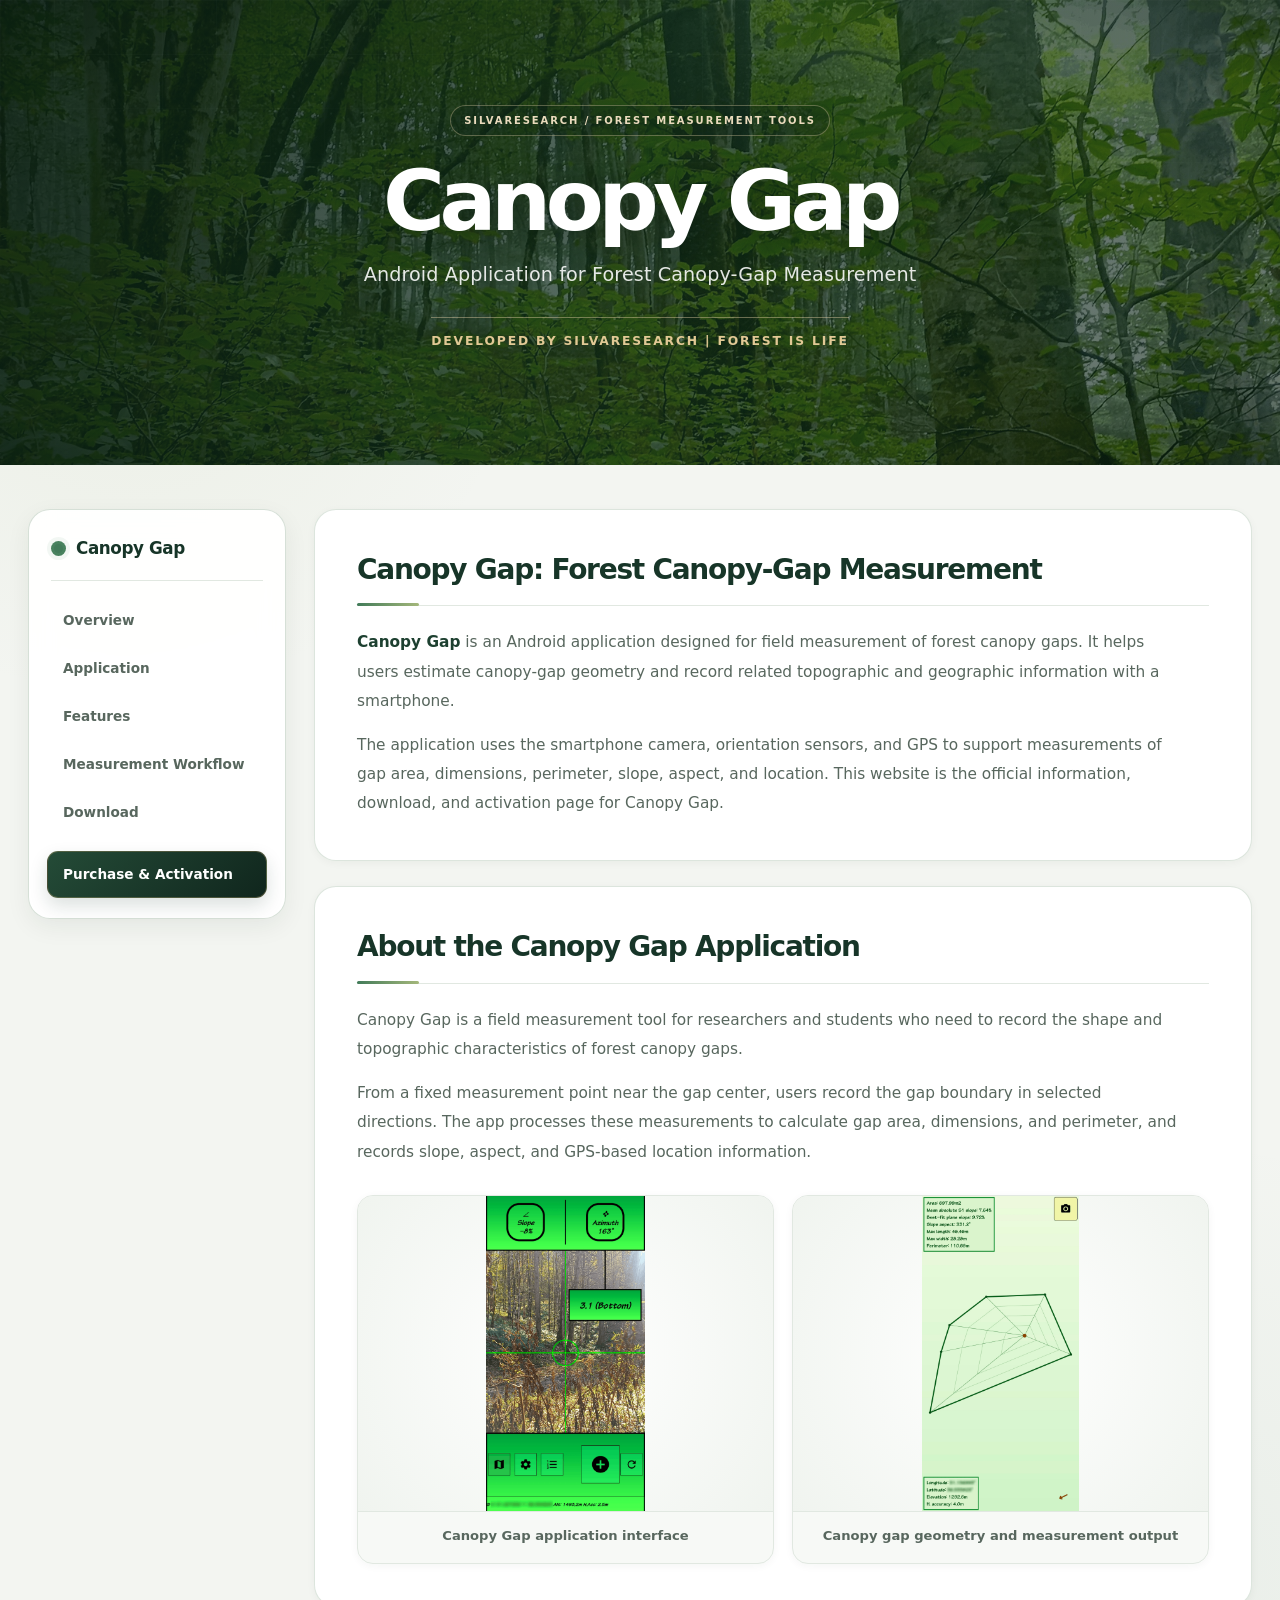
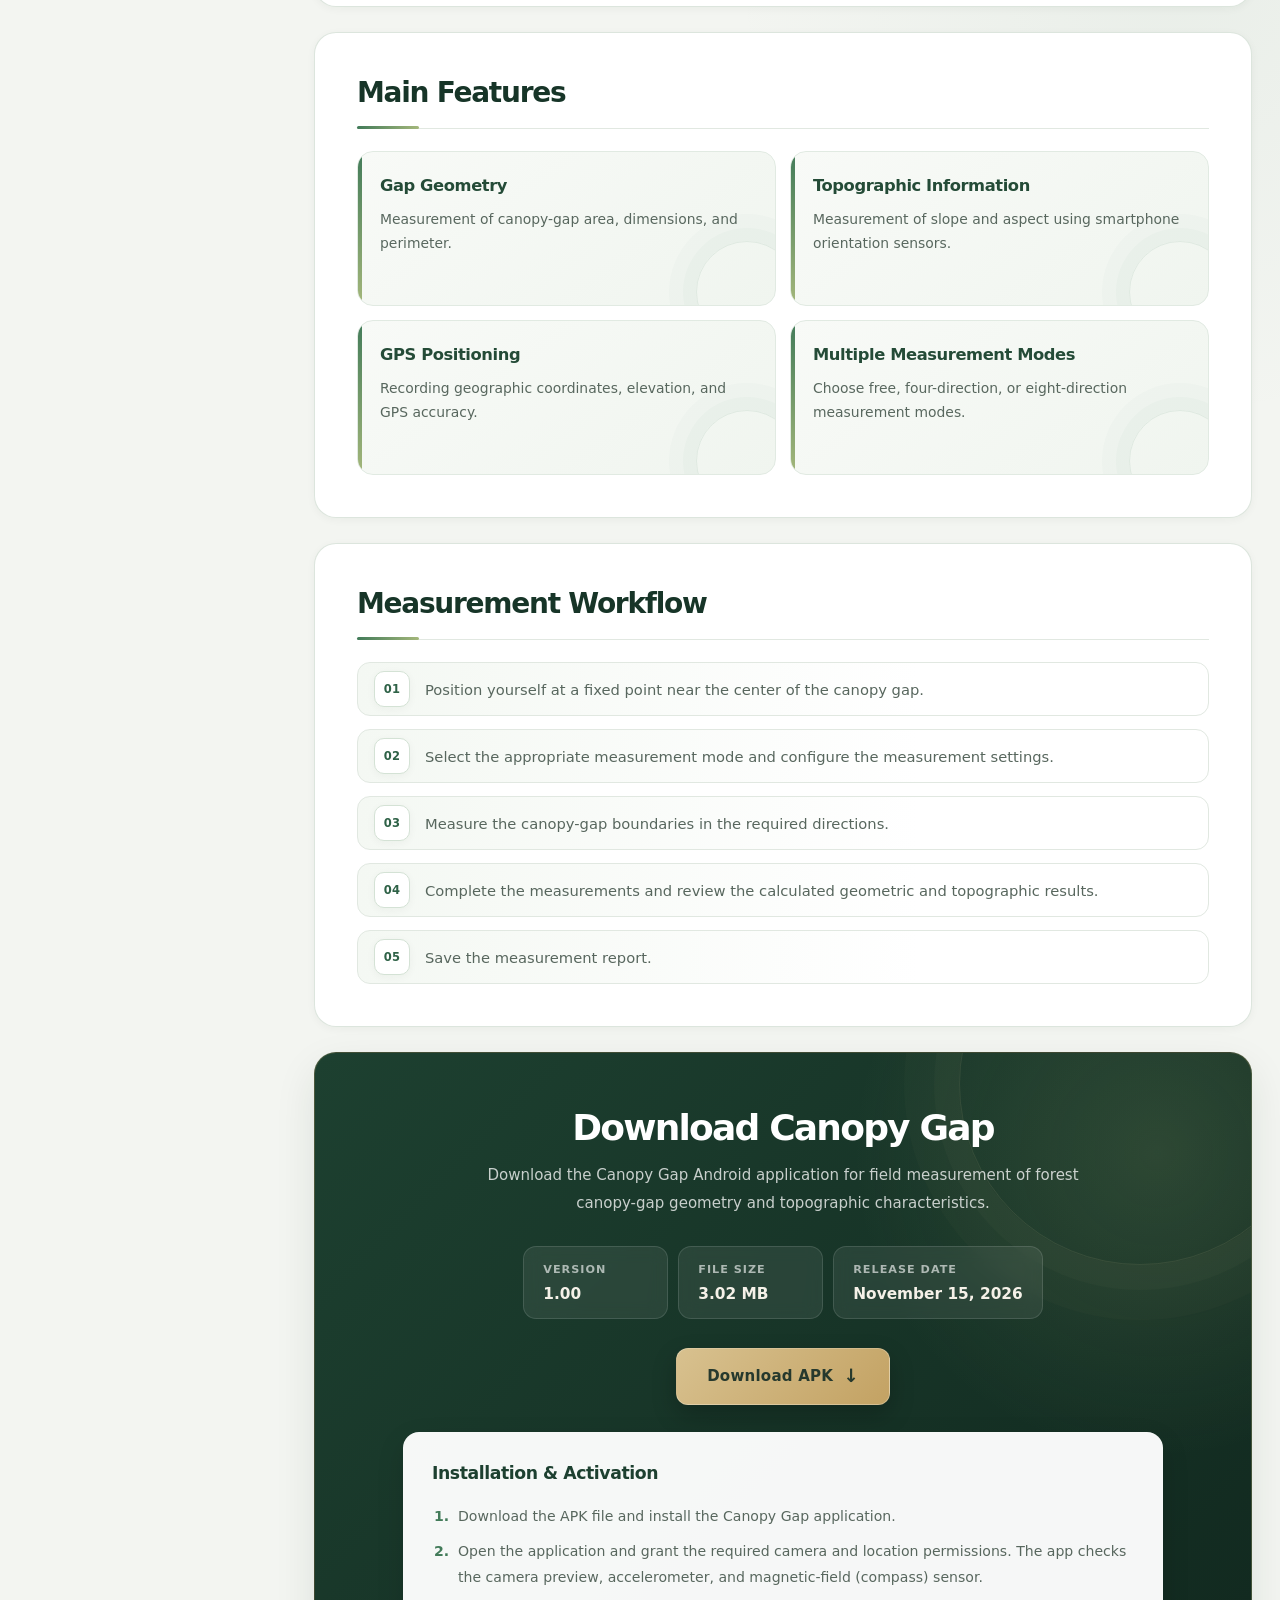
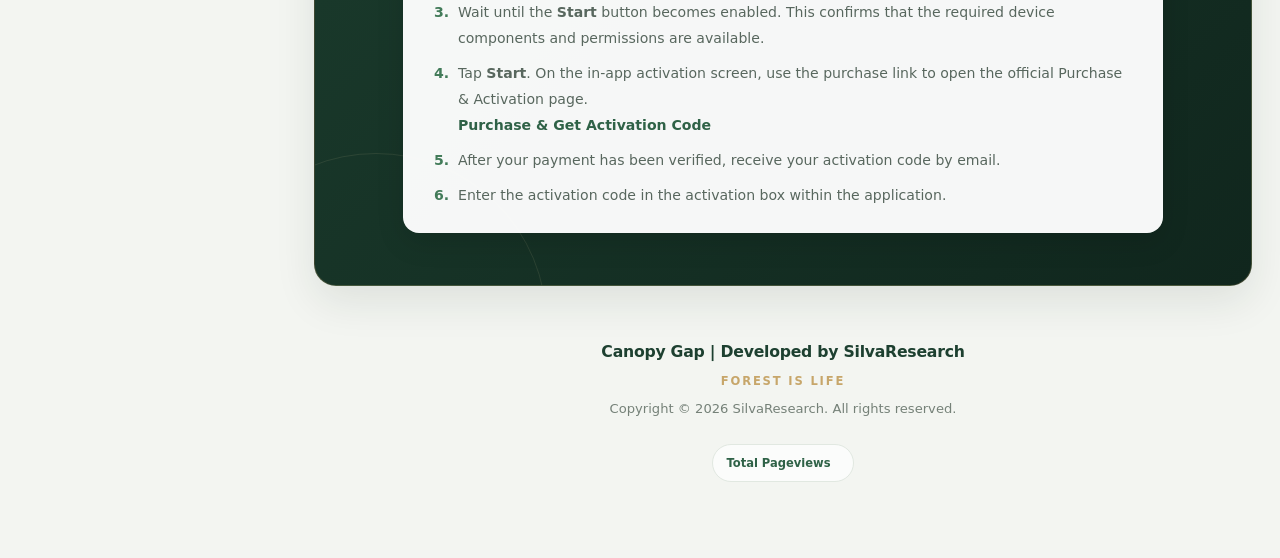
<file: index.html>
<!DOCTYPE html>
<html lang="en">

<head>

    <meta charset="UTF-8">
    <meta name="viewport" content="width=device-width, initial-scale=1.0">

    <!-- Google Search Console Verification -->
    <meta
        name="google-site-verification"
        content="wJ0ZWQCwHdH_jR5bne1RY7P5XUccH_xRytYlmxLDe1M">

    <!-- SEO -->
    <title>Canopy Gap – Forest Canopy Gap Measurement App | SilvaResearch</title>

    <meta
        name="description"
        content="Canopy Gap is an Android app for measuring forest canopy-gap area, dimensions, perimeter, slope, aspect, and GPS location using a smartphone.">

    <meta name="author" content="SilvaResearch">
    <meta name="application-name" content="Canopy Gap">
    <meta name="robots" content="index, follow">
    <meta name="theme-color" content="#234331">

    <link
        rel="canonical"
        href="https://silvaresearch.github.io/">

    <!-- Open Graph -->
    <meta property="og:type" content="website">

    <meta
        property="og:site_name"
        content="Canopy Gap | SilvaResearch">

    <meta
        property="og:title"
        content="Canopy Gap – Forest Canopy Gap Measurement App">

    <meta
        property="og:description"
        content="Measure forest canopy-gap geometry and topographic characteristics with the Canopy Gap Android application.">

    <meta
        property="og:url"
        content="https://silvaresearch.github.io/">

    <!-- Twitter -->
    <meta name="twitter:card" content="summary">

    <meta
        name="twitter:title"
        content="Canopy Gap – Forest Canopy Gap Measurement App">

    <meta
        name="twitter:description"
        content="An Android application for measuring forest canopy-gap geometry and topographic characteristics.">

    <!-- Stylesheet -->
    <link rel="stylesheet" href="./style.css">

</head>


<body>


    <!-- ================================= -->
    <!-- Header                            -->
    <!-- ================================= -->

    <header class="hero">

        <div class="hero-overlay">

            <div class="hero-content">

                <h1>Canopy Gap</h1>

                <p>
                    Android Application for Forest Canopy-Gap Measurement
                </p>

                <p>
                    Developed by SilvaResearch | Forest is Life
                </p>

            </div>

        </div>

    </header>


    <!-- ================================= -->
    <!-- Main Layout                       -->
    <!-- ================================= -->

    <div class="page-container">


        <!-- Sidebar -->

        <aside class="sidebar">

            <h3>Canopy Gap</h3>

            <nav aria-label="Main navigation">

                <a href="#home">
                    Overview
                </a>

                <a href="#canopy-gap">
                    Application
                </a>

                <a href="#features">
                    Features
                </a>

                <a href="#workflow">
                    Measurement Workflow
                </a>

                <a href="#download">
                    Download
                </a>

                <a href="./purchase.html">
                    Purchase &amp; Activation
                </a>

            </nav>

        </aside>


        <!-- ================================= -->
        <!-- Main Content                      -->
        <!-- ================================= -->

        <main class="main-content">


            <!-- Introduction -->

            <section id="home" class="content-section">

                <h2>
                    Canopy Gap: Forest Canopy-Gap Measurement
                </h2>

                <p>

                    <strong>Canopy Gap</strong> is an Android application designed
                    for field measurement of forest canopy gaps. It helps users
                    estimate canopy-gap geometry and record related topographic
                    and geographic information with a smartphone.

                </p>

                <p>

                    The application uses the smartphone camera, orientation
                    sensors, and GPS to support measurements of gap area,
                    dimensions, perimeter, slope, aspect, and location.

                    This website is the official information, download, and
                    activation page for Canopy Gap.

                </p>

            </section>


            <!-- Canopy Gap Application -->

            <section id="canopy-gap" class="content-section">

                <h2>
                    About the Canopy Gap Application
                </h2>

                <p>

                    Canopy Gap is a field measurement tool for researchers and
                    students who need to record the shape and topographic
                    characteristics of forest canopy gaps.

                </p>

                <p>

                    From a fixed measurement point near the gap center, users
                    record the gap boundary in selected directions. The app
                    processes these measurements to calculate gap area,
                    dimensions, and perimeter, and records slope, aspect,
                    and GPS-based location information.

                </p>


                <!-- Application Images -->

                <div class="image-gallery">

                    <figure>

                        <img
                            src="./images/canopy-gap-app.png"
                            alt="Screenshots of the Canopy Gap Android measurement application"
                            loading="lazy"
                            decoding="async">

                        <figcaption>
                            Canopy Gap application interface
                        </figcaption>

                    </figure>


                    <figure>

                        <img
                            src="./images/gap-3d-output.png"
                            alt="Three-dimensional geometry of a measured forest canopy gap"
                            loading="lazy"
                            decoding="async">

                        <figcaption>
                            Canopy gap geometry and measurement output
                        </figcaption>

                    </figure>

                </div>

            </section>


            <!-- Features -->

            <section id="features" class="content-section">

                <h2>Main Features</h2>

                <div class="feature-grid">


                    <div class="feature-card">

                        <h3>Gap Geometry</h3>

                        <p>
                            Measurement of canopy-gap area, dimensions,
                            and perimeter.
                        </p>

                    </div>


                    <div class="feature-card">

                        <h3>Topographic Information</h3>

                        <p>
                            Measurement of slope and aspect using
                            smartphone orientation sensors.
                        </p>

                    </div>


                    <div class="feature-card">

                        <h3>GPS Positioning</h3>

                        <p>
                            Recording geographic coordinates,
                            elevation, and GPS accuracy.
                        </p>

                    </div>


                    <div class="feature-card">

                        <h3>Multiple Measurement Modes</h3>

                        <p>
                            Choose free, four-direction, or
                            eight-direction measurement modes.
                        </p>

                    </div>


                </div>

            </section>


            <!-- Measurement Workflow -->

            <section id="workflow" class="content-section">

                <h2>Measurement Workflow</h2>

                <ol class="workflow-list">

                    <li>

                        Position yourself at a fixed point near
                        the center of the canopy gap.

                    </li>

                    <li>

                        Select the appropriate measurement mode
                        and configure the measurement settings.

                    </li>

                    <li>

                        Measure the canopy-gap boundaries in
                        the required directions.

                    </li>

                    <li>

                        Complete the measurements and review
                        the calculated geometric and topographic results.

                    </li>

                    <li>

                        Save the measurement report.

                    </li>

                </ol>

            </section>


            <!-- ================================= -->
            <!-- Download Section                  -->
            <!-- ================================= -->

            <section id="download" class="download-section">

                <h2>Download Canopy Gap</h2>

                <p class="download-description">

                    Download the Canopy Gap Android application
                    for field measurement of forest canopy-gap geometry
                    and topographic characteristics.

                </p>


                <!-- Application Information -->

                <div class="app-details">


                    <div class="detail-item">

                        <span>Version</span>

                        <strong>1.00</strong>

                    </div>


                    <div class="detail-item">

                        <span>File Size</span>

                        <strong>3.02 MB</strong>

                    </div>


                    <div class="detail-item">

                        <span>Release Date</span>

                        <strong>November 15, 2026</strong>

                    </div>


                </div>


                <!-- Download Button -->

                <a
                    class="download-button"
                    href="./files/CanopyGap-v1.00.apk"
                    download>

                    Download APK

                </a>


                <!-- Installation and Activation -->

                <div class="activation-guide">

                    <h3>Installation &amp; Activation</h3>

                    <ol>


                        <li>

                            Download the APK file and install
                            the Canopy Gap application.

                        </li>


                        <li>

                            Open the application and grant the required
                            camera and location permissions.

                            The app checks the camera preview,
                            accelerometer, and magnetic-field
                            (compass) sensor.

                        </li>


                        <li>

                            Wait until the <strong>Start</strong>
                            button becomes enabled.

                            This confirms that the required device
                            components and permissions are available.

                        </li>


                        <li>

                            Tap <strong>Start</strong>.

                            On the in-app activation screen, use
                            the purchase link to open the official
                            Purchase &amp; Activation page.

                            <br>

                            <a href="./purchase.html">

                                Purchase &amp; Get Activation Code

                            </a>

                        </li>


                        <li>

                            After your payment has been verified,
                            receive your activation code by email.

                        </li>


                        <li>

                            Enter the activation code in the
                            activation box within the application.

                        </li>


                    </ol>

                </div>


            </section>


            <!-- ================================= -->
            <!-- Footer                            -->
            <!-- ================================= -->

            <footer class="site-footer">

                <p>
                    Canopy Gap | Developed by SilvaResearch
                </p>

                <p>
                    Forest is Life
                </p>

                <p>
                    Copyright &copy; 2026 SilvaResearch. All rights reserved.
                </p>


                <!-- Public Visitor Counter -->

                <div
                    class="visitor-counter"
                    style="margin-top: 20px;">

                    <strong>Total Pageviews</strong>

                    <div
                        id="goatcounter-total"
                        aria-live="polite">

                    </div>

                </div>


            </footer>


        </main>

    </div>


    <!-- ================================= -->
    <!-- GoatCounter Visitor Counter       -->
    <!-- ================================= -->

    <script>

        (function () {

            var target = document.getElementById("goatcounter-total");

            if (!target) return;

            var attempts = 0;

            var timer = setInterval(function () {

                attempts++;

                if (
                    window.goatcounter &&
                    typeof window.goatcounter.visit_count === "function"
                ) {

                    clearInterval(timer);

                    window.goatcounter.visit_count({

                        append: "#goatcounter-total",

                        path: "TOTAL"

                    });

                }

                else if (attempts >= 100) {

                    clearInterval(timer);

                    target.textContent =
                        "Counter temporarily unavailable";

                }

            }, 100);

        })();

    </script>


    <!-- ================================= -->
    <!-- GoatCounter Analytics             -->
    <!-- ================================= -->

    <script
        data-goatcounter="https://silvaresearch.goatcounter.com/count"
        async
        src="https://gc.zgo.at/count.js">

    </script>


</body>

</html>
</file>
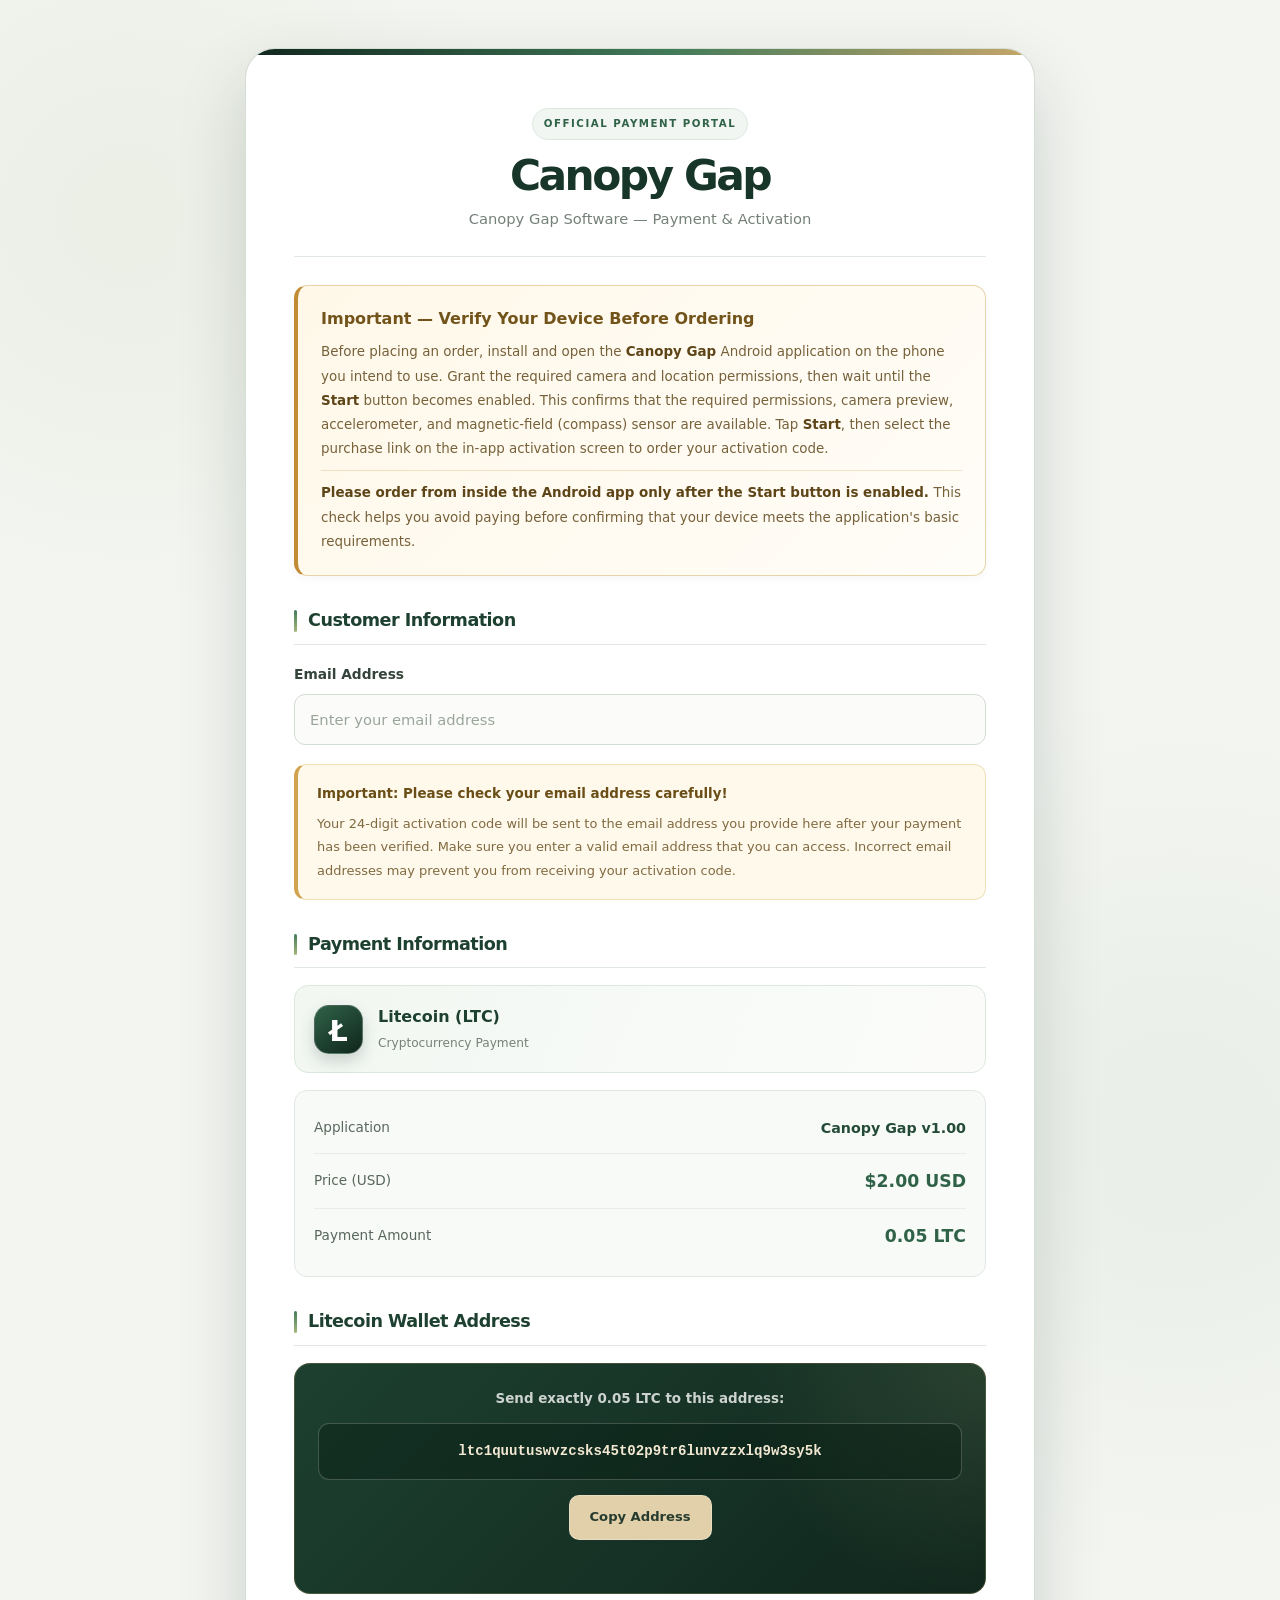
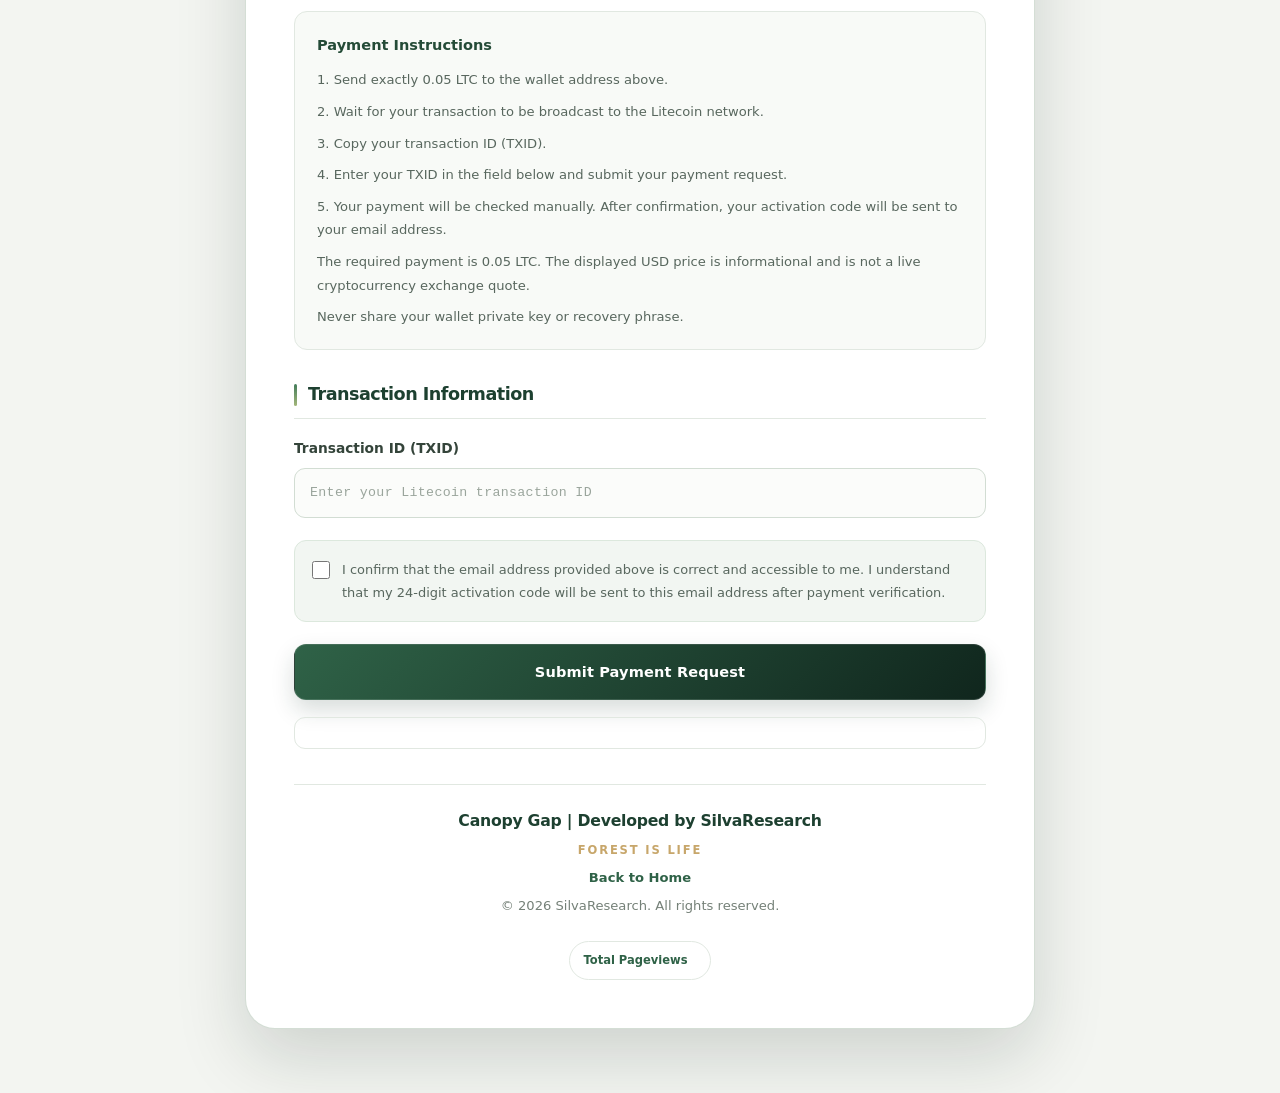
<file: purchase.html>
<!DOCTYPE html>
<html lang="en">

<head>

    <meta charset="UTF-8">

    <meta name="viewport" content="width=device-width, initial-scale=1.0">


    <!-- SEO -->

    <title>
        Purchase Canopy Gap | Payment &amp; Activation
    </title>

    <meta
        name="description"
        content="Purchase the Canopy Gap Android application with Litecoin and submit your transaction ID to request your 24-digit activation code by email.">

    <meta name="author" content="SilvaResearch">

    <meta name="application-name" content="Canopy Gap">


    <!-- Prevent Search Engine Indexing -->

    <meta name="robots" content="noindex, follow">

    <meta name="theme-color" content="#234331">


    <!-- Open Graph -->

    <meta property="og:type" content="website">

    <meta
        property="og:site_name"
        content="Canopy Gap | SilvaResearch">

    <meta
        property="og:title"
        content="Purchase Canopy Gap | Payment &amp; Activation">

    <meta
        property="og:description"
        content="Payment instructions and activation-code request for the Canopy Gap Android application.">

    <meta
        property="og:url"
        content="https://silvaresearch.github.io/purchase.html">


    <!-- Twitter -->

    <meta name="twitter:card" content="summary">

    <meta
        name="twitter:title"
        content="Purchase Canopy Gap | Payment &amp; Activation">

    <meta
        name="twitter:description"
        content="Purchase Canopy Gap and request your activation code by email.">


    <!-- Stylesheet -->

    <link rel="stylesheet" href="./style.css">


</head>


<body>


    <main class="purchase-container">


        <!-- ================================= -->
        <!-- Header                            -->
        <!-- ================================= -->

        <header class="purchase-header">

            <h1>Canopy Gap</h1>

            <p>
                Canopy Gap Software — Payment &amp; Activation
            </p>

        </header>


        <!-- ================================= -->
        <!-- Device Compatibility Warning      -->
        <!-- ================================= -->

        <section
            class="pre-order-warning"
            role="note"
            aria-labelledby="preOrderWarningTitle">


            <h2 id="preOrderWarningTitle">

                Important — Verify Your Device Before Ordering

            </h2>


            <p>

                Before placing an order, install and open the
                <strong>Canopy Gap</strong> Android application on the
                phone you intend to use.

                Grant the required camera and location permissions,
                then wait until the <strong>Start</strong> button
                becomes enabled.

                This confirms that the required permissions,
                camera preview, accelerometer, and magnetic-field
                (compass) sensor are available.

                Tap <strong>Start</strong>, then select the purchase
                link on the in-app activation screen to order your
                activation code.

            </p>


            <p class="pre-order-warning-note">

                <strong>
                    Please order from inside the Android app only
                    after the Start button is enabled.
                </strong>

                This check helps you avoid paying before confirming
                that your device meets the application's basic requirements.

            </p>


        </section>



        <!-- ================================= -->
        <!-- Purchase Form                    -->
        <!-- ================================= -->

        <form
            id="purchaseForm"
            action="https://formsubmit.co/b336c93d964a7a003ad5b96542b2d0b5"
            method="POST">


            <!-- FormSubmit Settings -->


            <input
                type="hidden"
                name="_subject"
                value="New Canopy Gap Payment Request">


            <input
                type="hidden"
                name="_template"
                value="table">


            <input
                type="hidden"
                name="_next"
                value="https://silvaresearch.github.io/purchase.html?submitted=1">


            <input
                type="hidden"
                name="_autoresponse"
                value="Thank you for submitting your Canopy Gap payment request. Your payment will be checked manually. Your 24-digit activation code will be sent to your email address after payment verification.">


            <!-- Honeypot Spam Protection -->

            <input
                type="text"
                name="_honey"
                class="form-honey"
                tabindex="-1"
                autocomplete="off">



            <!-- ================================= -->
            <!-- Order Information                -->
            <!-- ================================= -->


            <input
                type="hidden"
                name="Application"
                value="Canopy Gap">


            <input
                type="hidden"
                name="Application Version"
                value="1.00">


            <input
                type="hidden"
                name="Price"
                value="2.00 USD">


            <input
                type="hidden"
                name="Required Payment"
                value="0.05 LTC">


            <input
                type="hidden"
                name="Litecoin Wallet Address"
                value="ltc1quutuswvzcsks45t02p9tr6lunvzzxlq9w3sy5k">




            <!-- ================================= -->
            <!-- Customer Information             -->
            <!-- ================================= -->

            <h2 class="purchase-section-title">

                Customer Information

            </h2>


            <div class="purchase-form-group">

                <label for="email">

                    Email Address

                </label>


                <input
                    type="email"
                    id="email"
                    name="email"
                    placeholder="Enter your email address"
                    autocomplete="email"
                    required>


            </div>



            <!-- ================================= -->
            <!-- Email Warning                     -->
            <!-- ================================= -->

            <div class="email-warning">


                <strong>

                    Important: Please check your email address carefully!

                </strong>


                <p>

                    Your 24-digit activation code will be sent to the
                    email address you provide here after your payment
                    has been verified.

                    Make sure you enter a valid email address that
                    you can access.

                    Incorrect email addresses may prevent you from
                    receiving your activation code.

                </p>


            </div>




            <!-- ================================= -->
            <!-- Payment Information               -->
            <!-- ================================= -->

            <h2 class="purchase-section-title">

                Payment Information

            </h2>



            <!-- Payment Method -->

            <div class="payment-method">


                <div class="litecoin-symbol">

                    Ł

                </div>


                <div>

                    <strong>Litecoin (LTC)</strong>

                    <small>Cryptocurrency Payment</small>

                </div>


            </div>




            <!-- ================================= -->
            <!-- Price Information                 -->
            <!-- ================================= -->

            <div class="purchase-price-box">


                <div class="purchase-price-row">

                    <span>Application</span>

                    <strong>Canopy Gap v1.00</strong>

                </div>



                <div class="purchase-price-row">

                    <span>Price (USD)</span>

                    <strong class="purchase-price-main">

                        $2.00 USD

                    </strong>

                </div>



                <div class="purchase-price-row">

                    <span>Payment Amount</span>

                    <strong class="purchase-price-main">

                        0.05 LTC

                    </strong>

                </div>


            </div>




            <!-- ================================= -->
            <!-- Litecoin Wallet                   -->
            <!-- ================================= -->

            <h2 class="purchase-section-title">

                Litecoin Wallet Address

            </h2>



            <div class="wallet-box">


                <div class="wallet-label">

                    Send exactly 0.05 LTC to this address:

                </div>



                <div
                    class="wallet-address"
                    id="walletAddress">

                    ltc1quutuswvzcsks45t02p9tr6lunvzzxlq9w3sy5k

                </div>



                <button
                    type="button"
                    class="copy-button"
                    id="copyButton">

                    Copy Address

                </button>



                <span
                    class="copy-status"
                    id="copyStatus"
                    aria-live="polite">

                </span>


            </div>




            <!-- ================================= -->
            <!-- Payment Instructions              -->
            <!-- ================================= -->

            <div class="payment-note">


                <strong>Payment Instructions</strong>


                <p>

                    1. Send exactly 0.05 LTC to the wallet address above.

                </p>


                <p>

                    2. Wait for your transaction to be broadcast to the
                    Litecoin network.

                </p>


                <p>

                    3. Copy your transaction ID (TXID).

                </p>


                <p>

                    4. Enter your TXID in the field below and submit
                    your payment request.

                </p>


                <p>

                    5. Your payment will be checked manually. After
                    confirmation, your activation code will be sent
                    to your email address.

                </p>


                <p>

                    The required payment is 0.05 LTC. The displayed
                    USD price is informational and is not a live
                    cryptocurrency exchange quote.

                </p>


                <p>

                    Never share your wallet private key or recovery phrase.

                </p>


            </div>




            <!-- ================================= -->
            <!-- Transaction Information          -->
            <!-- ================================= -->

            <h2 class="purchase-section-title">

                Transaction Information

            </h2>



            <div class="purchase-form-group">


                <label for="txid">

                    Transaction ID (TXID)

                </label>



                <input
                    type="text"
                    id="txid"
                    name="txid"
                    placeholder="Enter your Litecoin transaction ID"
                    minlength="64"
                    maxlength="64"
                    pattern="[A-Fa-f0-9]{64}"
                    title="Please enter a valid 64-character Litecoin transaction ID."
                    autocomplete="off"
                    spellcheck="false"
                    required>


            </div>




            <!-- ================================= -->
            <!-- Email Confirmation               -->
            <!-- ================================= -->

            <div class="confirmation-box">


                <input
                    type="checkbox"
                    id="emailConfirmation"
                    name="email_confirmation"
                    value="confirmed"
                    required>



                <label for="emailConfirmation">

                    I confirm that the email address provided above
                    is correct and accessible to me. I understand
                    that my 24-digit activation code will be sent
                    to this email address after payment verification.

                </label>


            </div>




            <!-- ================================= -->
            <!-- Submit Button                    -->
            <!-- ================================= -->

            <button
                type="submit"
                class="purchase-submit-button">

                Submit Payment Request

            </button>




            <!-- Submission Message -->

            <div
                id="formMessage"
                class="purchase-message"
                role="status"
                aria-live="polite">

            </div>



        </form>




        <!-- ================================= -->
        <!-- Footer                            -->
        <!-- ================================= -->

        <footer class="purchase-footer">


            <p>

                Canopy Gap | Developed by SilvaResearch

            </p>


            <p>

                Forest is Life

            </p>


            <p>

                <a href="./index.html">

                    Back to Home

                </a>

            </p>


            <p>

                &copy; 2026 SilvaResearch. All rights reserved.

            </p>




            <!-- Public Visitor Counter -->

            <div
                class="visitor-counter"
                style="margin-top: 20px;">


                <strong>Total Pageviews</strong>


                <div
                    id="goatcounter-total"
                    aria-live="polite">

                </div>


            </div>



        </footer>



    </main>




    <!-- ================================= -->
    <!-- Copy Litecoin Wallet Address      -->
    <!-- ================================= -->

    <script>


        const copyButton = document.getElementById("copyButton");


        copyButton.addEventListener("click", async function () {


            const address = document
                .getElementById("walletAddress")
                .textContent
                .trim();


            const status = document.getElementById("copyStatus");


            try {

                await navigator.clipboard.writeText(address);

                status.textContent = "Address copied!";

            }


            catch (error) {


                const temporaryInput =
                    document.createElement("textarea");


                temporaryInput.value = address;


                document.body.appendChild(temporaryInput);


                temporaryInput.select();


                const copied = document.execCommand("copy");


                temporaryInput.remove();


                status.textContent = copied
                    ? "Address copied!"
                    : "Please copy the address manually.";


            }


        });



        // =================================
        // Submission Confirmation
        // =================================


        const urlParameters =
            new URLSearchParams(window.location.search);


        if (urlParameters.get("submitted") === "1") {


            const message =
                document.getElementById("formMessage");


            message.className =
                "purchase-message success";


            message.textContent =

                "Your payment request has been submitted successfully. " +

                "Your payment will be checked manually. " +

                "Your activation code will be sent to your email after payment verification.";


            window.history.replaceState(

                {},

                document.title,

                window.location.pathname

            );


        }


    </script>




    <!-- ================================= -->
    <!-- GoatCounter Visitor Counter       -->
    <!-- ================================= -->

    <script>


        (function () {


            var target =
                document.getElementById("goatcounter-total");


            if (!target) return;


            var attempts = 0;


            var timer = setInterval(function () {


                attempts++;


                if (

                    window.goatcounter &&

                    typeof window.goatcounter.visit_count === "function"

                ) {


                    clearInterval(timer);


                    window.goatcounter.visit_count({

                        append: "#goatcounter-total",

                        path: "TOTAL"

                    });


                }


                else if (attempts >= 100) {


                    clearInterval(timer);


                    target.textContent =
                        "Counter temporarily unavailable";


                }


            }, 100);


        })();


    </script>




    <!-- ================================= -->
    <!-- GoatCounter Analytics             -->
    <!-- ================================= -->

    <script
        data-goatcounter="https://silvaresearch.goatcounter.com/count"
        async
        src="https://gc.zgo.at/count.js">

    </script>



</body>

</html>
</file>
<file: style.css>
/* =============================================================
   CANOPY GAP — SILVARESEARCH
   Scientific field-measurement software / official website
   Complete replacement stylesheet for index.html + purchase.html
   No frameworks, external fonts, or JavaScript dependencies.
   ============================================================= */

/* -------------------------------------------------------------
   1. DESIGN TOKENS
   ------------------------------------------------------------- */
:root {
    color-scheme: light;

    --forest-950: #10261d;
    --forest-900: #173528;
    --forest-850: #1d4030;
    --forest-800: #244b37;
    --forest-700: #2f6247;
    --forest-600: #427b59;
    --forest-500: #5b9870;
    --forest-100: #e6efe8;
    --forest-050: #f2f6f2;

    --moss-500: #a4b77b;
    --moss-300: #c9d5ad;
    --gold-500: #c7a66a;
    --gold-300: #e6d2a9;

    --ink-950: #1b2821;
    --ink-800: #34443a;
    --ink-650: #58675e;
    --ink-500: #758178;

    --paper: #f3f5f1;
    --white: #ffffff;
    --line: #e1e8e1;
    --line-strong: #d2ddd3;

    --warning-bg: #fff8e9;
    --warning-line: #e8d4a9;
    --warning-ink: #70551f;

    --success-bg: #eaf5ed;
    --success-line: #b9d9c2;
    --success-ink: #245d38;

    --shadow-xs: 0 2px 8px rgba(20, 42, 29, 0.045);
    --shadow-sm: 0 8px 24px rgba(20, 42, 29, 0.065);
    --shadow-md: 0 16px 42px rgba(20, 42, 29, 0.095);
    --shadow-lg: 0 28px 70px rgba(13, 34, 23, 0.16);

    --radius-sm: 10px;
    --radius-md: 16px;
    --radius-lg: 22px;
    --radius-xl: 30px;

    --container: 1320px;
    --ease: 220ms cubic-bezier(0.2, 0.7, 0.2, 1);
}

/* -------------------------------------------------------------
   2. RESET, TYPOGRAPHY & BASE ELEMENTS
   ------------------------------------------------------------- */
* {
    box-sizing: border-box;
    margin: 0;
    padding: 0;
}

html {
    scroll-behavior: smooth;
    scroll-padding-top: 28px;
    -webkit-text-size-adjust: 100%;
    text-size-adjust: 100%;
}

body {
    min-width: 320px;
    background:
        radial-gradient(circle at 10% 8%, rgba(164, 183, 123, 0.10), transparent 25rem),
        radial-gradient(circle at 92% 42%, rgba(66, 123, 89, 0.055), transparent 28rem),
        var(--paper);
    color: var(--ink-800);
    font-family: Inter, ui-sans-serif, system-ui, -apple-system, BlinkMacSystemFont,
        "Segoe UI", Arial, Helvetica, sans-serif;
    font-size: 15px;
    line-height: 1.75;
    -webkit-font-smoothing: antialiased;
    -moz-osx-font-smoothing: grayscale;
}

::selection {
    background: rgba(91, 152, 112, 0.22);
    color: var(--forest-950);
}

img {
    display: block;
    max-width: 100%;
}

button,
input,
textarea,
select {
    font: inherit;
}

button,
a {
    -webkit-tap-highlight-color: transparent;
}

a {
    color: var(--forest-700);
    text-decoration-thickness: 1px;
    text-underline-offset: 3px;
}

a:hover {
    color: var(--forest-900);
}

:focus-visible {
    outline: 3px solid rgba(91, 152, 112, 0.45);
    outline-offset: 4px;
}

/* -------------------------------------------------------------
   3. MAIN HERO — IMAGE-LED FORESTRY / RESEARCH IDENTITY
   ------------------------------------------------------------- */
.hero {
    position: relative;
    isolation: isolate;
    width: 100%;
    min-height: clamp(330px, 38vw, 465px);
    overflow: hidden;
    background-color: var(--forest-900);
    background-image: url("./images/header.jpg");
    background-position: center 48%;
    background-repeat: no-repeat;
    background-size: cover;
}

.hero::before {
    position: absolute;
    z-index: -1;
    inset: 0;
    background: linear-gradient(112deg, rgba(8, 27, 18, 0.88) 0%, rgba(15, 43, 28, 0.70) 48%, rgba(10, 28, 20, 0.58) 100%);
    content: "";
}

.hero::after {
    position: absolute;
    z-index: -1;
    inset: 0;
    background-image:
        linear-gradient(rgba(255, 255, 255, 0.045) 1px, transparent 1px),
        linear-gradient(90deg, rgba(255, 255, 255, 0.045) 1px, transparent 1px);
    background-size: 54px 54px;
    content: "";
    mask-image: linear-gradient(to bottom, rgba(0, 0, 0, 0.42), transparent 88%);
}

.hero-overlay {
    position: relative;
    display: flex;
    min-height: inherit;
    align-items: center;
    justify-content: center;
    padding: 72px 24px 78px;
    text-align: center;
}

.hero-content {
    width: min(900px, 100%);
    color: var(--white);
    animation: hero-rise 700ms ease both;
}

.hero-content::before {
    display: inline-flex;
    align-items: center;
    gap: 10px;
    margin-bottom: 22px;
    padding: 7px 13px;
    border: 1px solid rgba(230, 210, 169, 0.34);
    border-radius: 999px;
    background: rgba(13, 35, 24, 0.30);
    color: #eadbbd;
    content: "SILVARESEARCH  /  FOREST MEASUREMENT TOOLS";
    font-size: 10px;
    font-weight: 750;
    letter-spacing: 0.19em;
    line-height: 1.5;
}

.hero-content h1 {
    margin-bottom: 14px;
    color: var(--white);
    font-size: clamp(2.8rem, 6.6vw, 5.35rem);
    font-weight: 790;
    letter-spacing: -0.065em;
    line-height: 1.02;
    text-shadow: 0 8px 30px rgba(0, 0, 0, 0.25);
}

.hero-content p {
    max-width: 760px;
    margin: 0 auto;
    color: rgba(255, 255, 255, 0.88);
    font-size: clamp(1rem, 2vw, 1.2rem);
    font-weight: 430;
    letter-spacing: 0.005em;
    line-height: 1.65;
}

.hero-content p:last-child {
    display: inline-block;
    margin-top: 27px;
    padding-top: 13px;
    border-top: 1px solid rgba(230, 210, 169, 0.42);
    color: #e2c995;
    font-size: 0.77rem;
    font-weight: 700;
    letter-spacing: 0.15em;
    text-transform: uppercase;
}

@keyframes hero-rise {
    from { opacity: 0; transform: translateY(14px); }
    to { opacity: 1; transform: translateY(0); }
}

/* -------------------------------------------------------------
   4. MAIN PAGE GRID & SIDEBAR NAVIGATION
   ------------------------------------------------------------- */
.page-container {
    display: grid;
    width: min(var(--container), calc(100% - 56px));
    grid-template-columns: 258px minmax(0, 1fr);
    align-items: start;
    gap: 28px;
    margin: 44px auto 70px;
}

.sidebar {
    position: sticky;
    top: 24px;
    width: 100%;
    padding: 24px 18px 20px;
    border: 1px solid rgba(210, 221, 211, 0.90);
    border-radius: var(--radius-lg);
    background: rgba(255, 255, 255, 0.94);
    box-shadow: var(--shadow-sm);
    backdrop-filter: blur(12px);
}

.sidebar h3 {
    display: flex;
    align-items: center;
    gap: 10px;
    margin: 0 4px 18px;
    padding: 0 0 17px;
    border-bottom: 1px solid var(--line);
    color: var(--forest-900);
    font-size: 1.05rem;
    font-weight: 780;
    letter-spacing: -0.025em;
}

.sidebar h3::before {
    width: 9px;
    height: 9px;
    flex: 0 0 9px;
    border: 3px solid rgba(91, 152, 112, 0.23);
    border-radius: 50%;
    background: var(--forest-600);
    box-shadow: 0 0 0 4px rgba(91, 152, 112, 0.08);
    content: "";
}

.sidebar nav {
    display: flex;
    flex-direction: column;
    gap: 5px;
}

.sidebar nav a {
    position: relative;
    display: flex;
    min-height: 43px;
    align-items: center;
    padding: 10px 12px 10px 15px;
    border: 1px solid transparent;
    border-radius: 11px;
    color: var(--ink-650);
    font-size: 0.85rem;
    font-weight: 640;
    line-height: 1.4;
    text-decoration: none;
    transition: color var(--ease), background var(--ease), border-color var(--ease), transform var(--ease);
}

.sidebar nav a::before {
    position: absolute;
    top: 50%;
    left: 0;
    width: 3px;
    height: 0;
    border-radius: 0 4px 4px 0;
    background: var(--forest-600);
    content: "";
    transform: translateY(-50%);
    transition: height var(--ease);
}

.sidebar nav a:hover {
    border-color: var(--line);
    background: var(--forest-050);
    color: var(--forest-800);
    transform: translateX(2px);
}

.sidebar nav a:hover::before {
    height: 54%;
}

.sidebar nav a[href="./purchase.html"] {
    min-height: 47px;
    margin-top: 12px;
    border-color: rgba(199, 166, 106, 0.30);
    background: linear-gradient(135deg, var(--forest-800), var(--forest-950));
    color: var(--white);
    box-shadow: 0 8px 18px rgba(23, 53, 40, 0.15);
}

.sidebar nav a[href="./purchase.html"]::before {
    background: var(--gold-500);
}

.sidebar nav a[href="./purchase.html"]:hover {
    border-color: rgba(199, 166, 106, 0.48);
    background: linear-gradient(135deg, var(--forest-700), var(--forest-900));
    color: var(--white);
}

.main-content {
    min-width: 0;
    width: 100%;
}

/* -------------------------------------------------------------
   5. CONTENT PANELS & SECTION HEADINGS
   ------------------------------------------------------------- */
.content-section {
    position: relative;
    margin-bottom: 25px;
    padding: clamp(27px, 3.3vw, 42px);
    overflow: hidden;
    border: 1px solid rgba(218, 227, 219, 0.92);
    border-radius: var(--radius-lg);
    background: var(--white);
    box-shadow: var(--shadow-xs);
    scroll-margin-top: 24px;
    transition: border-color var(--ease), box-shadow var(--ease), transform var(--ease);
}

.content-section:hover {
    border-color: #d1dfd3;
    box-shadow: var(--shadow-sm);
}

.content-section h2 {
    position: relative;
    margin: 0 0 22px;
    padding: 0 0 17px;
    border-bottom: 1px solid var(--line);
    color: var(--forest-900);
    font-size: clamp(1.35rem, 2.2vw, 1.75rem);
    font-weight: 770;
    letter-spacing: -0.045em;
    line-height: 1.3;
}

.content-section h2::after {
    position: absolute;
    bottom: -1px;
    left: 0;
    width: 62px;
    height: 3px;
    border-radius: 4px;
    background: linear-gradient(90deg, var(--forest-600), var(--moss-500));
    content: "";
}

.content-section p {
    max-width: 84ch;
    margin: 0 0 15px;
    color: var(--ink-650);
    font-size: 0.96rem;
    line-height: 1.9;
}

.content-section p:last-child {
    margin-bottom: 0;
}

.content-section strong {
    color: var(--forest-850);
    font-weight: 760;
}

/* -------------------------------------------------------------
   6. APPLICATION IMAGE GALLERY
   ------------------------------------------------------------- */
.image-gallery {
    display: grid;
    grid-template-columns: repeat(2, minmax(0, 1fr));
    gap: 18px;
    margin-top: 28px;
}

.image-gallery figure {
    min-width: 0;
    overflow: hidden;
    border: 1px solid var(--line);
    border-radius: var(--radius-md);
    background: #f7f9f6;
    box-shadow: var(--shadow-xs);
    transition: transform var(--ease), box-shadow var(--ease), border-color var(--ease);
}

.image-gallery figure:hover {
    border-color: #cbdacb;
    box-shadow: var(--shadow-md);
    transform: translateY(-4px);
}

.image-gallery img {
    width: 100%;
    height: clamp(210px, 25vw, 315px);
    object-fit: contain;
    background:
        radial-gradient(circle at center, #ffffff 0%, #f0f4ef 100%);
}

.image-gallery figcaption {
    padding: 13px 16px 15px;
    border-top: 1px solid var(--line);
    color: var(--ink-650);
    font-size: 0.82rem;
    font-weight: 650;
    text-align: center;
}

/* -------------------------------------------------------------
   7. FEATURE CARDS — TECHNICAL CAPABILITY GRID
   ------------------------------------------------------------- */
.feature-grid {
    display: grid;
    grid-template-columns: repeat(2, minmax(0, 1fr));
    gap: 14px;
}

.feature-card {
    position: relative;
    min-height: 155px;
    padding: 23px 22px 21px;
    overflow: hidden;
    border: 1px solid #e1eae2;
    border-radius: var(--radius-md);
    background: linear-gradient(145deg, #f8faf7 0%, #f0f5ef 100%);
    transition: border-color var(--ease), box-shadow var(--ease), transform var(--ease), background var(--ease);
}

.feature-card::before {
    position: absolute;
    top: 0;
    left: 0;
    width: 4px;
    height: 100%;
    background: linear-gradient(180deg, var(--forest-600), var(--moss-500));
    content: "";
}

.feature-card::after {
    position: absolute;
    right: -23px;
    bottom: -38px;
    width: 100px;
    height: 100px;
    border: 1px solid rgba(66, 123, 89, 0.10);
    border-radius: 50%;
    box-shadow: 0 0 0 13px rgba(66, 123, 89, 0.025), 0 0 0 27px rgba(66, 123, 89, 0.02);
    content: "";
    pointer-events: none;
}

.feature-card:hover {
    border-color: #c8d9ca;
    background: linear-gradient(145deg, #ffffff 0%, #f1f7f0 100%);
    box-shadow: var(--shadow-sm);
    transform: translateY(-3px);
}

.feature-card h3 {
    position: relative;
    z-index: 1;
    margin: 0 0 9px;
    color: var(--forest-800);
    font-size: 1.02rem;
    font-weight: 760;
    letter-spacing: -0.025em;
    line-height: 1.4;
}

.feature-card p {
    position: relative;
    z-index: 1;
    margin: 0;
    color: var(--ink-650);
    font-size: 0.87rem;
    line-height: 1.75;
}

/* -------------------------------------------------------------
   8. MEASUREMENT WORKFLOW — NUMBERED RESEARCH PROTOCOL
   ------------------------------------------------------------- */
.workflow-list {
    display: grid;
    gap: 13px;
    margin: 0;
    padding: 0;
    counter-reset: workflow-step;
    list-style: none;
}

.workflow-list li {
    position: relative;
    min-height: 54px;
    display: flex;
    align-items: center;
    padding: 13px 16px 13px 67px;
    border: 1px solid var(--line);
    border-radius: 13px;
    background: linear-gradient(90deg, #f4f8f3 0%, #ffffff 66%);
    color: var(--ink-650);
    font-size: 0.92rem;
    line-height: 1.7;
    counter-increment: workflow-step;
}

.workflow-list li::before {
    position: absolute;
    top: 50%;
    left: 16px;
    display: grid;
    width: 34px;
    height: 34px;
    place-items: center;
    border: 1px solid #d4e2d5;
    border-radius: 10px;
    background: var(--white);
    box-shadow: var(--shadow-xs);
    color: var(--forest-700);
    content: counter(workflow-step, decimal-leading-zero);
    font-size: 0.72rem;
    font-weight: 800;
    letter-spacing: 0.02em;
    transform: translateY(-50%);
}

/* -------------------------------------------------------------
   9. DOWNLOAD PANEL & APP METADATA
   ------------------------------------------------------------- */
.download-section {
    position: relative;
    margin-bottom: 25px;
    padding: clamp(34px, 4.2vw, 52px) clamp(22px, 3.5vw, 42px);
    overflow: hidden;
    border: 1px solid rgba(199, 166, 106, 0.24);
    border-radius: var(--radius-lg);
    background:
        radial-gradient(circle at 90% 12%, rgba(164, 183, 123, 0.16), transparent 19rem),
        linear-gradient(135deg, var(--forest-850) 0%, var(--forest-950) 100%);
    box-shadow: var(--shadow-md);
    color: var(--white);
    text-align: center;
    scroll-margin-top: 24px;
}

.download-section::before,
.download-section::after {
    position: absolute;
    border: 1px solid rgba(230, 210, 169, 0.10);
    border-radius: 50%;
    content: "";
    pointer-events: none;
}

.download-section::before {
    top: -150px;
    right: -70px;
    width: 360px;
    height: 360px;
    box-shadow: 0 0 0 25px rgba(230, 210, 169, 0.025), 0 0 0 55px rgba(230, 210, 169, 0.02);
}

.download-section::after {
    bottom: -210px;
    left: -110px;
    width: 340px;
    height: 340px;
}

.download-section h2 {
    position: relative;
    z-index: 1;
    margin-bottom: 12px;
    color: var(--white);
    font-size: clamp(1.7rem, 3vw, 2.25rem);
    font-weight: 790;
    letter-spacing: -0.05em;
    line-height: 1.25;
}

.download-description {
    position: relative;
    z-index: 1;
    max-width: 650px;
    margin: 0 auto 26px;
    color: rgba(255, 255, 255, 0.76);
    font-size: 0.94rem;
    line-height: 1.85;
}

.app-details {
    position: relative;
    z-index: 1;
    display: flex;
    justify-content: center;
    align-items: stretch;
    flex-wrap: wrap;
    gap: 10px;
    margin: 28px 0 24px;
}

.detail-item {
    display: flex;
    min-width: 145px;
    flex-direction: column;
    justify-content: center;
    gap: 4px;
    padding: 13px 19px;
    border: 1px solid rgba(255, 255, 255, 0.12);
    border-radius: 13px;
    background: rgba(255, 255, 255, 0.075);
    text-align: left;
    backdrop-filter: blur(8px);
}

.detail-item span {
    color: rgba(255, 255, 255, 0.62);
    font-size: 0.7rem;
    font-weight: 720;
    letter-spacing: 0.09em;
    text-transform: uppercase;
}

.detail-item strong {
    color: #f5f1e8;
    font-size: 0.96rem;
    font-weight: 760;
    line-height: 1.4;
}

.download-button {
    position: relative;
    z-index: 1;
    display: inline-flex;
    min-height: 53px;
    align-items: center;
    justify-content: center;
    gap: 10px;
    margin: 5px 0 27px;
    padding: 14px 30px;
    border: 1px solid rgba(255, 255, 255, 0.24);
    border-radius: 12px;
    background: linear-gradient(135deg, #d8c18f 0%, #c3a263 100%);
    box-shadow: 0 10px 24px rgba(0, 0, 0, 0.22);
    color: #26392d;
    font-size: 0.94rem;
    font-weight: 820;
    letter-spacing: 0.015em;
    text-decoration: none;
    transition: transform var(--ease), box-shadow var(--ease), filter var(--ease);
}

.download-button::after {
    content: "↓";
    font-size: 1.15rem;
    line-height: 1;
}

.download-button:hover {
    box-shadow: 0 14px 30px rgba(0, 0, 0, 0.27);
    color: #1c3024;
    filter: brightness(1.045);
    transform: translateY(-3px);
}

.activation-guide {
    position: relative;
    z-index: 1;
    max-width: 760px;
    margin: 0 auto;
    padding: 25px 28px 24px;
    border: 1px solid rgba(255, 255, 255, 0.14);
    border-radius: var(--radius-md);
    background: rgba(255, 255, 255, 0.965);
    box-shadow: 0 10px 28px rgba(0, 0, 0, 0.12);
    color: var(--ink-650);
    text-align: left;
}

.activation-guide h3 {
    margin: 0 0 15px;
    color: var(--forest-850);
    font-size: 1.08rem;
    font-weight: 780;
    letter-spacing: -0.025em;
}

.activation-guide ol {
    margin: 0;
    padding-left: 22px;
    color: var(--ink-650);
    line-height: 1.85;
}

.activation-guide li {
    margin: 0 0 9px;
    padding-left: 4px;
    font-size: 0.88rem;
}

.activation-guide li:last-child {
    margin-bottom: 0;
}

.activation-guide li::marker {
    color: var(--forest-600);
    font-weight: 800;
}

.activation-guide a {
    color: var(--forest-700);
    font-weight: 760;
    text-decoration: none;
}

.activation-guide a:hover {
    color: var(--forest-950);
    text-decoration: underline;
}

/* -------------------------------------------------------------
   10. MAIN FOOTER & VISITOR COUNTER
   ------------------------------------------------------------- */
.site-footer,
.purchase-footer {
    color: var(--ink-500);
    font-size: 0.82rem;
    line-height: 1.8;
    text-align: center;
}

.site-footer {
    margin-top: 28px;
    padding: 24px 16px 6px;
}

.site-footer p,
.purchase-footer p {
    margin: 0 0 5px;
}

.site-footer p:first-child,
.purchase-footer p:first-child {
    color: var(--forest-850);
    font-size: 0.98rem;
    font-weight: 800;
    letter-spacing: -0.015em;
}

.site-footer p:nth-child(2),
.purchase-footer p:nth-child(2) {
    color: var(--gold-500);
    font-size: 0.72rem;
    font-weight: 750;
    letter-spacing: 0.16em;
    text-transform: uppercase;
}

.visitor-counter {
    display: inline-flex;
    align-items: center;
    justify-content: center;
    gap: 9px;
    margin-top: 18px !important;
    padding: 8px 13px;
    border: 1px solid var(--line);
    border-radius: 999px;
    background: rgba(255, 255, 255, 0.72);
    color: var(--ink-500);
    font-size: 0.72rem;
}

.visitor-counter strong {
    color: var(--forest-700);
    font-weight: 750;
}

#goatcounter-total {
    color: var(--ink-800);
    font-variant-numeric: tabular-nums;
    font-weight: 750;
}

/* -------------------------------------------------------------
   11. PURCHASE PAGE — CONVERSION & PAYMENT INTERFACE
   ------------------------------------------------------------- */
.purchase-container {
    position: relative;
    width: min(790px, calc(100% - 36px));
    margin: 48px auto 64px;
    padding: clamp(27px, 5vw, 48px);
    overflow: hidden;
    border: 1px solid rgba(210, 221, 211, 0.95);
    border-radius: var(--radius-xl);
    background: var(--white);
    box-shadow: var(--shadow-lg);
}

.purchase-container::before {
    position: absolute;
    top: 0;
    right: 0;
    left: 0;
    height: 6px;
    background: linear-gradient(90deg, var(--forest-950), var(--forest-600) 54%, var(--gold-500));
    content: "";
}

.purchase-header {
    position: relative;
    margin-bottom: 28px;
    padding: 11px 0 25px;
    border-bottom: 1px solid var(--line);
    text-align: center;
}

.purchase-header::before {
    display: inline-flex;
    margin-bottom: 12px;
    padding: 6px 11px;
    border: 1px solid #dce8dd;
    border-radius: 999px;
    background: var(--forest-050);
    color: var(--forest-700);
    content: "OFFICIAL PAYMENT PORTAL";
    font-size: 0.64rem;
    font-weight: 820;
    letter-spacing: 0.15em;
}

.purchase-header h1 {
    margin: 0 0 7px;
    color: var(--forest-900);
    font-size: clamp(2rem, 5vw, 2.65rem);
    font-weight: 820;
    letter-spacing: -0.06em;
    line-height: 1.12;
}

.purchase-header p {
    color: var(--ink-500);
    font-size: 0.92rem;
    line-height: 1.7;
}

.purchase-section-title {
    position: relative;
    margin: 32px 0 17px;
    padding: 0 0 11px 14px;
    border-bottom: 1px solid var(--line);
    color: var(--forest-850);
    font-size: 1.1rem;
    font-weight: 790;
    letter-spacing: -0.03em;
    line-height: 1.4;
}

.purchase-section-title::before {
    position: absolute;
    top: 2px;
    bottom: 12px;
    left: 0;
    width: 3px;
    border-radius: 4px;
    background: linear-gradient(180deg, var(--forest-600), var(--moss-500));
    content: "";
}

.purchase-form-group {
    margin: 0 0 19px;
}

.purchase-form-group label {
    display: block;
    margin: 0 0 8px;
    color: var(--ink-800);
    font-size: 0.86rem;
    font-weight: 760;
}

.purchase-form-group input {
    display: block;
    width: 100%;
    min-height: 50px;
    padding: 12px 15px;
    border: 1px solid var(--line-strong);
    border-radius: 11px;
    outline: none;
    background: #fbfcfa;
    color: var(--ink-950);
    font-size: 0.92rem;
    transition: border-color var(--ease), background var(--ease), box-shadow var(--ease);
}

.purchase-form-group input::placeholder {
    color: #9aa59c;
}

.purchase-form-group input:hover {
    border-color: #b9cbbd;
}

.purchase-form-group input:focus {
    border-color: var(--forest-600);
    background: var(--white);
    box-shadow: 0 0 0 4px rgba(66, 123, 89, 0.12);
}

#txid {
    font-family: ui-monospace, SFMono-Regular, Menlo, Monaco, Consolas, "Liberation Mono", monospace;
    font-size: 0.83rem;
    letter-spacing: 0.025em;
}

/* Compatibility / device requirement notice */
.pre-order-warning {
    margin: 0 0 27px;
    padding: 21px 23px;
    border: 1px solid var(--warning-line);
    border-left: 4px solid #c18b36;
    border-radius: 13px;
    background: linear-gradient(135deg, #fff8e9 0%, #fffdf8 100%);
    box-shadow: var(--shadow-xs);
    color: var(--warning-ink);
}

.pre-order-warning h2 {
    margin: 0 0 9px;
    padding: 0;
    border: 0;
    color: #72531a;
    font-size: 1rem;
    font-weight: 790;
    line-height: 1.5;
}

.pre-order-warning p {
    margin: 0 0 9px;
    color: #76613a;
    font-size: 0.84rem;
    line-height: 1.8;
}

.pre-order-warning p:last-child {
    margin-bottom: 0;
}

.pre-order-warning strong {
    color: #5e4518;
}

.pre-order-warning-note {
    margin-top: 11px;
    padding-top: 10px;
    border-top: 1px solid rgba(193, 139, 54, 0.23);
}

/* Email accuracy warning */
.email-warning {
    margin: 17px 0 22px;
    padding: 17px 19px;
    border: 1px solid #f0dfb8;
    border-left: 4px solid #d2a34e;
    border-radius: 12px;
    background: #fff9ec;
    color: #705820;
}

.email-warning strong {
    display: block;
    margin-bottom: 6px;
    color: #6b4e17;
    font-size: 0.84rem;
    font-weight: 800;
}

.email-warning p {
    margin: 0;
    color: #806a40;
    font-size: 0.81rem;
    line-height: 1.8;
}

/* Payment method */
.payment-method {
    display: flex;
    align-items: center;
    gap: 15px;
    margin-bottom: 17px;
    padding: 17px 19px;
    border: 1px solid #dce7dd;
    border-radius: 14px;
    background: linear-gradient(110deg, #f2f7f2, #fbfcfa);
}

.litecoin-symbol {
    display: grid;
    width: 49px;
    height: 49px;
    flex: 0 0 49px;
    place-items: center;
    border: 1px solid rgba(255, 255, 255, 0.22);
    border-radius: 15px;
    background: linear-gradient(145deg, var(--forest-700), var(--forest-950));
    box-shadow: 0 7px 16px rgba(23, 53, 40, 0.19);
    color: var(--white);
    font-size: 1.8rem;
    font-weight: 800;
}

.payment-method strong,
.payment-method small {
    display: block;
}

.payment-method strong {
    color: var(--forest-850);
    font-size: 1rem;
    font-weight: 800;
}

.payment-method small {
    margin-top: 2px;
    color: var(--ink-500);
    font-size: 0.76rem;
}

/* Price / order summary */
.purchase-price-box {
    padding: 13px 19px;
    border: 1px solid var(--line);
    border-radius: 13px;
    background: #f8faf7;
}

.purchase-price-row {
    display: flex;
    align-items: center;
    justify-content: space-between;
    gap: 18px;
    padding: 12px 0;
    border-bottom: 1px solid #e6ece6;
}

.purchase-price-row:last-child {
    border-bottom: 0;
}

.purchase-price-row span {
    color: var(--ink-650);
    font-size: 0.85rem;
}

.purchase-price-row strong {
    color: var(--forest-800);
    font-size: 0.89rem;
    font-weight: 780;
    text-align: right;
}

.purchase-price-row .purchase-price-main {
    color: var(--forest-700);
    font-size: 1.08rem;
    font-weight: 850;
    font-variant-numeric: tabular-nums;
}

/* Wallet address panel */
.wallet-box {
    padding: 23px;
    border: 1px solid rgba(199, 166, 106, 0.25);
    border-radius: 16px;
    background:
        radial-gradient(circle at 100% 0%, rgba(164, 183, 123, 0.15), transparent 15rem),
        linear-gradient(135deg, var(--forest-850), var(--forest-950));
    color: var(--white);
    text-align: center;
}

.wallet-label {
    margin-bottom: 13px;
    color: rgba(255, 255, 255, 0.78);
    font-size: 0.84rem;
    font-weight: 620;
}

.wallet-address {
    padding: 15px 16px;
    border: 1px solid rgba(255, 255, 255, 0.20);
    border-radius: 11px;
    background: rgba(5, 22, 14, 0.34);
    color: #f2e8d2;
    font-family: ui-monospace, SFMono-Regular, Menlo, Monaco, Consolas, "Liberation Mono", monospace;
    font-size: clamp(0.72rem, 1.8vw, 0.88rem);
    font-weight: 650;
    line-height: 1.75;
    overflow-wrap: anywhere;
    user-select: all;
}

.copy-button {
    display: inline-flex;
    min-height: 43px;
    align-items: center;
    justify-content: center;
    margin-top: 15px;
    padding: 10px 20px;
    border: 1px solid rgba(255, 255, 255, 0.27);
    border-radius: 10px;
    background: #e1d0aa;
    color: #263b2e;
    cursor: pointer;
    font-size: 0.82rem;
    font-weight: 820;
    transition: background var(--ease), transform var(--ease), box-shadow var(--ease);
}

.copy-button:hover {
    background: #efdfba;
    box-shadow: 0 7px 18px rgba(0, 0, 0, 0.17);
    transform: translateY(-2px);
}

.copy-status {
    display: block;
    min-height: 22px;
    margin-top: 8px;
    color: #d6e8d8;
    font-size: 0.77rem;
    font-weight: 650;
}

/* Instructions */
.payment-note {
    margin-top: 17px;
    padding: 20px 22px;
    border: 1px solid var(--line);
    border-radius: 13px;
    background: #f8faf7;
    color: var(--ink-650);
}

.payment-note strong {
    display: block;
    margin-bottom: 11px;
    color: var(--forest-800);
    font-size: 0.91rem;
    font-weight: 820;
}

.payment-note p {
    margin: 0 0 8px;
    color: var(--ink-650);
    font-size: 0.82rem;
    line-height: 1.8;
}

.payment-note p:last-child {
    margin-bottom: 0;
}

/* Required email confirmation */
.confirmation-box {
    display: flex;
    align-items: flex-start;
    gap: 12px;
    margin: 22px 0;
    padding: 17px;
    border: 1px solid #dce8dd;
    border-radius: 12px;
    background: var(--forest-050);
}

.confirmation-box input {
    width: 18px;
    height: 18px;
    flex: 0 0 18px;
    margin-top: 3px;
    accent-color: var(--forest-700);
    cursor: pointer;
}

.confirmation-box label {
    color: var(--ink-650);
    cursor: pointer;
    font-size: 0.81rem;
    line-height: 1.8;
}

/* Invisible anti-spam honeypot — keep it out of the visual layout */
.form-honey {
    position: absolute !important;
    left: -10000px !important;
    width: 1px !important;
    height: 1px !important;
    overflow: hidden !important;
    opacity: 0 !important;
    pointer-events: none !important;
}

.purchase-submit-button {
    display: flex;
    width: 100%;
    min-height: 54px;
    align-items: center;
    justify-content: center;
    padding: 14px 20px;
    border: 1px solid rgba(255, 255, 255, 0.12);
    border-radius: 12px;
    background: linear-gradient(135deg, var(--forest-700), var(--forest-950));
    box-shadow: 0 10px 22px rgba(23, 53, 40, 0.17);
    color: var(--white);
    cursor: pointer;
    font-size: 0.91rem;
    font-weight: 820;
    letter-spacing: 0.01em;
    transition: filter var(--ease), box-shadow var(--ease), transform var(--ease);
}

.purchase-submit-button:hover {
    box-shadow: 0 14px 28px rgba(23, 53, 40, 0.24);
    filter: brightness(1.08);
    transform: translateY(-2px);
}

.purchase-submit-button:active,
.copy-button:active,
.download-button:active {
    transform: translateY(0);
}

.purchase-message {
    margin-top: 17px;
    padding: 15px 17px;
    border: 1px solid var(--line);
    border-radius: 11px;
    font-size: 0.84rem;
    line-height: 1.75;
}

.purchase-message:empty {
    display: none;
}

.purchase-message.success {
    border-color: var(--success-line);
    background: var(--success-bg);
    color: var(--success-ink);
}

.purchase-footer {
    margin-top: 35px;
    padding-top: 22px;
    border-top: 1px solid var(--line);
}

.purchase-footer a {
    color: var(--forest-700);
    font-weight: 760;
    text-decoration: none;
}

.purchase-footer a:hover {
    color: var(--forest-950);
    text-decoration: underline;
}

/* -------------------------------------------------------------
   12. RESPONSIVE LAYOUT
   ------------------------------------------------------------- */
@media (max-width: 980px) {
    .page-container {
        width: min(820px, calc(100% - 40px));
        grid-template-columns: 1fr;
        gap: 19px;
        margin-top: 28px;
    }

    .sidebar {
        position: static;
        padding: 17px 18px;
    }

    .sidebar h3 {
        margin-bottom: 12px;
        padding-bottom: 12px;
    }

    .sidebar nav {
        flex-direction: row;
        flex-wrap: wrap;
        gap: 7px;
    }

    .sidebar nav a {
        min-height: 38px;
        padding: 8px 11px;
        border-color: var(--line);
        background: #fbfcfa;
        font-size: 0.78rem;
    }

    .sidebar nav a[href="./purchase.html"] {
        margin-top: 0;
    }

    .main-content {
        width: 100%;
    }
}

@media (max-width: 680px) {
    .hero,
    .hero-overlay {
        min-height: 300px;
    }

    .hero-overlay {
        padding: 57px 20px 62px;
    }

    .hero-content::before {
        margin-bottom: 18px;
        font-size: 0.56rem;
        letter-spacing: 0.13em;
    }

    .hero-content h1 {
        font-size: clamp(2.55rem, 12vw, 3.65rem);
    }

    .hero-content p {
        font-size: 0.94rem;
    }

    .hero-content p:last-child {
        margin-top: 20px;
        font-size: 0.65rem;
    }

    .page-container {
        width: calc(100% - 28px);
        margin: 18px auto 42px;
        gap: 14px;
    }

    .sidebar {
        padding: 15px;
        border-radius: 15px;
    }

    .sidebar nav {
        display: grid;
        grid-template-columns: repeat(2, minmax(0, 1fr));
    }

    .sidebar nav a {
        min-width: 0;
        padding: 9px 10px;
        font-size: 0.75rem;
    }

    .sidebar nav a[href="./purchase.html"] {
        grid-column: 1 / -1;
        justify-content: center;
    }

    .content-section {
        margin-bottom: 15px;
        padding: 24px 20px;
        border-radius: 16px;
    }

    .content-section h2 {
        margin-bottom: 17px;
        padding-bottom: 13px;
        font-size: 1.34rem;
    }

    .content-section p {
        font-size: 0.9rem;
        line-height: 1.82;
        text-align: left;
    }

    .image-gallery {
        grid-template-columns: 1fr;
        gap: 13px;
        margin-top: 21px;
    }

    .image-gallery img {
        height: 260px;
    }

    .feature-grid {
        grid-template-columns: 1fr;
        gap: 11px;
    }

    .feature-card {
        min-height: auto;
        padding: 19px 19px 18px;
    }

    .workflow-list {
        gap: 10px;
    }

    .workflow-list li {
        min-height: 52px;
        padding: 11px 12px 11px 58px;
        font-size: 0.84rem;
    }

    .workflow-list li::before {
        left: 12px;
        width: 32px;
        height: 32px;
    }

    .download-section {
        margin-bottom: 15px;
        padding: 32px 17px 20px;
        border-radius: 16px;
    }

    .download-section h2 {
        font-size: 1.7rem;
    }

    .download-description {
        font-size: 0.86rem;
    }

    .app-details {
        display: grid;
        grid-template-columns: repeat(2, minmax(0, 1fr));
        gap: 8px;
        margin: 21px 0;
    }

    .detail-item {
        min-width: 0;
        padding: 12px;
    }

    .detail-item:last-child {
        grid-column: 1 / -1;
    }

    .detail-item strong {
        font-size: 0.85rem;
    }

    .download-button {
        width: 100%;
        min-height: 51px;
        margin-bottom: 21px;
    }

    .activation-guide {
        padding: 20px 18px;
    }

    .activation-guide li {
        font-size: 0.82rem;
    }

    .site-footer {
        padding-top: 17px;
    }

    .purchase-container {
        width: calc(100% - 24px);
        margin: 17px auto 35px;
        padding: 27px 19px 22px;
        border-radius: 19px;
    }

    .purchase-header {
        margin-bottom: 22px;
        padding-bottom: 20px;
    }

    .purchase-section-title {
        margin-top: 27px;
        font-size: 1.02rem;
    }

    .pre-order-warning {
        padding: 17px 16px;
    }

    .payment-method {
        padding: 14px;
    }

    .purchase-price-box {
        padding: 10px 14px;
    }

    .purchase-price-row {
        align-items: flex-start;
        gap: 12px;
    }

    .purchase-price-row span,
    .purchase-price-row strong {
        font-size: 0.8rem;
    }

    .purchase-price-row .purchase-price-main {
        font-size: 0.98rem;
    }

    .wallet-box {
        padding: 17px 13px;
    }

    .wallet-address {
        padding: 13px 11px;
        font-size: 0.72rem;
    }

    .payment-note {
        padding: 17px 16px;
    }

    .confirmation-box {
        gap: 10px;
        padding: 14px;
    }
}

@media (max-width: 390px) {
    .hero-content::before {
        max-width: 100%;
        font-size: 0.5rem;
    }

    .content-section {
        padding: 21px 16px;
    }

    .sidebar nav a {
        font-size: 0.7rem;
    }

    .purchase-container {
        padding-right: 15px;
        padding-left: 15px;
    }

    .purchase-price-row {
        flex-direction: column;
        gap: 3px;
    }

    .purchase-price-row strong {
        text-align: left;
    }
}

/* -------------------------------------------------------------
   13. ACCESSIBILITY & MOTION PREFERENCES
   ------------------------------------------------------------- */
@media (prefers-reduced-motion: reduce) {
    *,
    *::before,
    *::after {
        scroll-behavior: auto !important;
        animation-duration: 0.01ms !important;
        animation-iteration-count: 1 !important;
        transition-duration: 0.01ms !important;
    }
}
</file>
